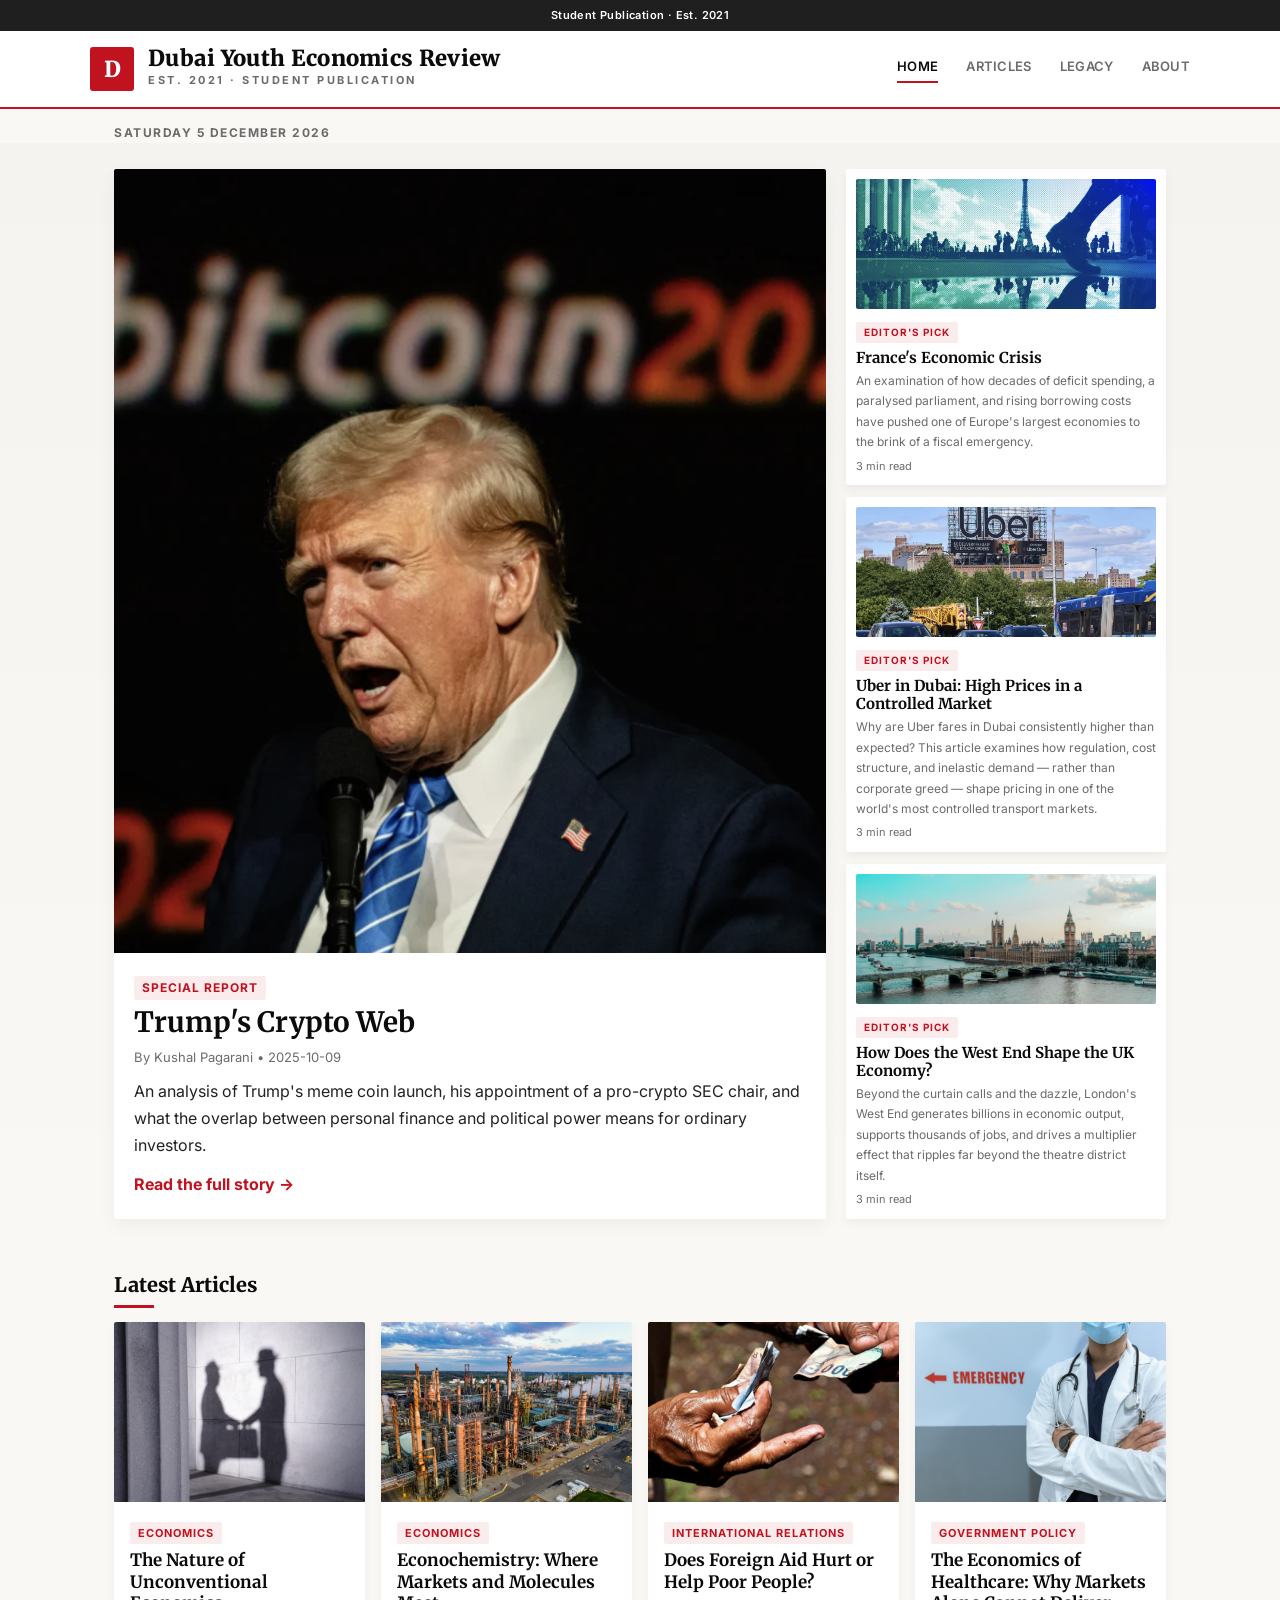
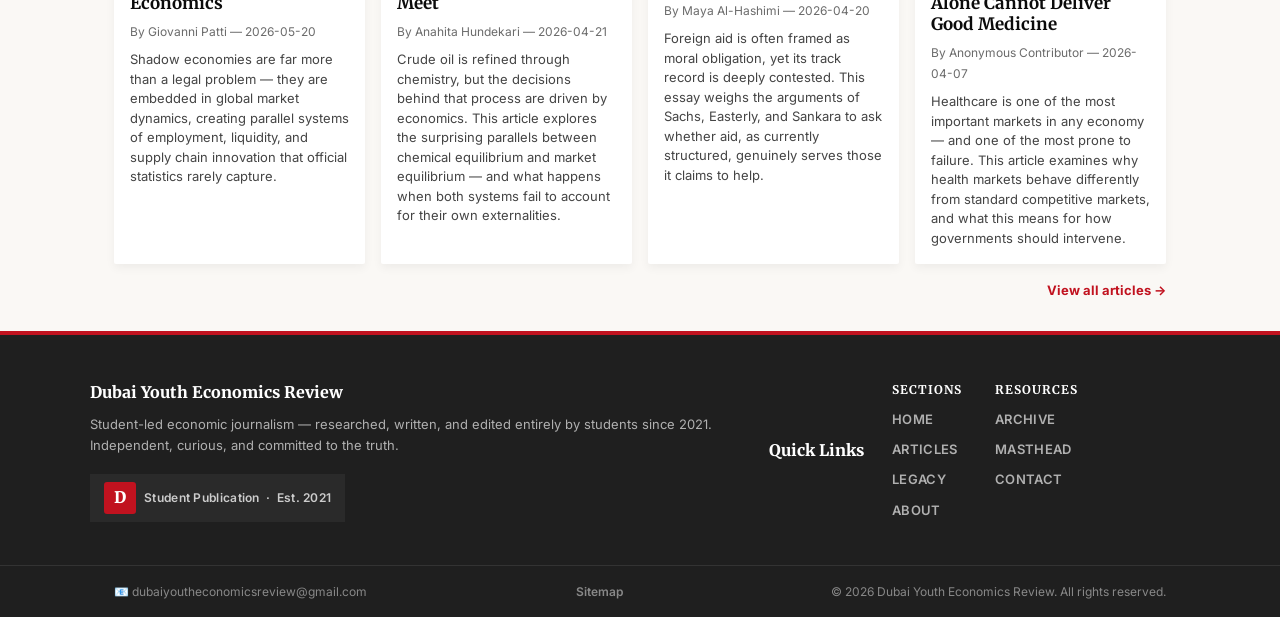
<file: index.html>
<!doctype html>
<html lang="en">
<head>
  <meta charset="utf-8" />
  <meta name="viewport" content="width=device-width,initial-scale=1" />
  <title>Home | Dubai Youth Economics Review</title>
  <meta name="description" content="Dubai Youth Economics Review — student-led economic journalism. Independent reporting, data, and opinion.">

  <!-- Canonical + social share metadata -->
  <link rel="canonical" href="https://dubaiyoutheconomicsreview.app/">
  <meta property="og:type" content="website">
  <meta property="og:site_name" content="Dubai Youth Economics Review">
  <meta property="og:title" content="Dubai Youth Economics Review">
  <meta property="og:description" content="Student-led economic journalism. Independent reporting, data, and opinion.">
  <meta property="og:url" content="https://dubaiyoutheconomicsreview.app/">
  <meta property="og:image" content="https://dubaiyoutheconomicsreview.app/article_images/uae_free_zones.jpg">
  <meta name="twitter:card" content="summary_large_image">
  <meta name="twitter:title" content="Dubai Youth Economics Review">
  <meta name="twitter:description" content="Student-led economic journalism. Independent reporting, data, and opinion.">
  <meta name="twitter:image" content="https://dubaiyoutheconomicsreview.app/article_images/uae_free_zones.jpg">

  <link rel="preconnect" href="https://fonts.googleapis.com">
  <link rel="preconnect" href="https://fonts.gstatic.com" crossorigin>
  <link href="https://fonts.googleapis.com/css2?family=Inter:wght@400;600;700&family=Merriweather:wght@700;900&display=swap" rel="stylesheet">
  <link rel="icon" type="image/svg+xml" href="favicon.svg">
  <link rel="stylesheet" href="style.css">
  <script src="script.js"></script>
  <style>
    /* ===== Page-specific: Home ===== */

    /* hero */
    .hero{padding:26px 0;background:linear-gradient(180deg, rgba(0,0,0,0.02), transparent)}
    .hero-grid{display:grid;grid-template-columns:1fr 320px;gap:20px;align-items:stretch}
    #featureContainer{display:contents}
    .feature{background:#fff;border-radius:2px;overflow:hidden;box-shadow:0 6px 18px rgba(0,0,0,0.05);display:flex;flex-direction:column;transition:transform 0.15s,box-shadow 0.15s}
    .feature:hover{transform:translateY(-2px);box-shadow:0 8px 20px rgba(0,0,0,0.08)}
    .feature-media{width:100%;flex:1;min-height:320px;background:#ddd;overflow:hidden;position:relative;}
    .feature-media img{position:absolute;top:0;left:0;width:100%;height:100%;object-fit:cover;object-position:center;}
    .feature-body{padding:20px;flex-shrink:0;}
    .kicker{color:var(--accent);font-weight:700;font-size:12px;letter-spacing:1px;margin-bottom:8px;text-transform:uppercase;background:rgba(193,18,31,0.08);padding:2px 8px;border-radius:2px;display:inline-block}
    .feature h1{margin:0 0 8px;font-size:28px;line-height:1.06}
    .byline{color:var(--muted);font-size:13px;margin-bottom:10px}
    .excerpt{margin-bottom:12px;color:#222}
    .read{color:var(--accent);font-weight:700;text-decoration:none}

    /* side highlights */
    .side{display:flex;flex-direction:column;gap:12px}
    .card-sm{background:#fff;padding:10px;border-radius:2px;box-shadow:0 4px 10px rgba(0,0,0,0.05);transition:transform 0.15s,box-shadow 0.15s}
    .card-sm:hover{transform:translateY(-2px);box-shadow:0 8px 20px rgba(0,0,0,0.08)}
    .card-sm-media{height:130px;background:#e8e0d8;border-radius:2px;margin-bottom:8px;display:flex;align-items:center;justify-content:center;overflow:hidden}
    .card-sm-media img{width:100%;height:100%;object-fit:cover;object-position:center}
    .card-sm h3{margin:0;font-size:15px}
    .card-sm h3 a{color:inherit;text-decoration:none}
    .card-sm h3 a:hover{color:var(--accent)}
    .card-sm p{margin:4px 0 0;color:var(--muted);font-size:12px}

    /* latest */
    .latest{padding:28px 0}
    .latest h2{font-weight:800;font-size:20px;margin:0 0 14px}
    .latest h2::after{content:'';display:block;width:40px;height:3px;background:var(--accent);margin-top:8px}
    .grid{display:grid;grid-template-columns:repeat(4,1fr);gap:16px}
    .article-card{background:#fff;border-radius:2px;overflow:hidden;box-shadow:0 4px 10px rgba(0,0,0,0.05);transition:transform 0.15s,box-shadow 0.15s}
    .article-card:hover{transform:translateY(-2px);box-shadow:0 8px 20px rgba(0,0,0,0.08)}
    .article-card:not(:has(.article-card-media)){border-top:3px solid var(--accent)}
    .article-card-media{height:180px;background:linear-gradient(135deg,#e8e0d8,#d4cdc5);display:flex;align-items:center;justify-content:center;overflow:hidden}
    .article-card-media img{width:100%;height:100%;object-fit:cover;object-position:center}
    .article-card-media svg{width:100%;height:100%}
    .article-card-body{padding:16px}
    .article-card-body .kicker{color:var(--accent);font-weight:700;font-size:11px;letter-spacing:1px;margin-bottom:6px;text-transform:uppercase;background:rgba(193,18,31,0.08);padding:2px 8px;border-radius:2px;display:inline-block}
    .article-card-body h3{margin:0 0 8px;font-size:17px;line-height:1.25}
    .article-card-body h3 a{color:var(--text);text-decoration:none}
    .article-card-body h3 a:hover{color:var(--accent)}
    .article-card-body .byline{color:var(--muted);font-size:12px;margin-bottom:8px}
    .article-card-body .excerpt{color:#444;font-size:13px;line-height:1.5;margin:0}

    /* responsive */
    @media (max-width:960px){
      .hero-grid{grid-template-columns:1fr}
      .grid{grid-template-columns:repeat(2,1fr)}
      .feature h1{font-size:24px}
      .side{flex-direction:row;gap:10px;overflow-x:auto}
      .card-sm{min-width:200px;flex:1}
    }
    @media (min-width:961px) and (max-width:1100px){
      .grid{grid-template-columns:repeat(2,1fr)}
    }
    @media (max-width:600px){
      .side{flex-direction:column}
      .card-sm{min-width:auto}
      .grid{grid-template-columns:1fr}
    }
  </style>
</head>
<body>

  <header id="siteHeader"></header>
  <script>DYER.header('home');</script>

  <main>
    <div class="container" style="padding-top:14px; padding-bottom:0">
      <p style="font-size:12px; color:var(--muted); text-transform:uppercase; letter-spacing:1.5px; font-weight:700; margin:0;">
        <span id="dateline"></span>
      </p>
    </div>
    <!-- ===== HERO ===== -->
    <section class="hero">
      <div class="container hero-grid">
        <div id="featureContainer"></div>
        <div class="side" id="editorsPicksContainer"></div>
      </div>
    </section>

    <!-- ===== LATEST ARTICLES ===== -->
    <section class="latest">
      <div class="container">
        <h2>Latest Articles</h2>
        <div class="grid" id="latestGrid">
          <!-- Filled dynamically from JSON -->
        </div>
        <div style="text-align:right; margin-top:12px;">
          <a href="/articles" style="color:var(--accent); font-weight:700; font-size:13px; text-decoration:none;">View all articles &rarr;</a>
        </div>
      </div>
    </section>
  </main>

  <footer id="siteFooter" class="site-footer" role="contentinfo"></footer>
  <script>DYER.footer();</script>

  <script>
    // Dateline
    document.getElementById('dateline').textContent = new Date().toLocaleDateString('en-GB', {weekday:'long', day:'numeric', month:'long', year:'numeric'});

    // Latest Articles from JSON (rendered only from the live fetch — no cache)
    (function(){
      var JSON_URL = '/articles.json';
      var grid = document.getElementById('latestGrid');
      var featureContainer = document.getElementById('featureContainer');
      var editorsPicksContainer = document.getElementById('editorsPicksContainer');

      function parseDate(s){
        if(!s) return new Date(0);
        var d=new Date(s);
        if(!isNaN(d)) return d;
        return new Date(0);
      }

      function esc(s){
        var d = document.createElement('div');
        d.textContent = s || '';
        return d.innerHTML;
      }

      function isTrueFlag(v){
        return String(v || '').trim().toLowerCase() === 'true';
      }

      function hrefFor(a){ return DYER.articleHref(a, a._idx, false); }

      function renderFeature(articles){
        if(!featureContainer) return;
        var special = articles.filter(function(a){ return isTrueFlag(a.special_report); });
        if(special.length === 0){
          featureContainer.innerHTML = '<article class="feature" aria-label="Featured article"><div class="feature-body"><p style="color:#C1121F;font-weight:700;">⚠ No Special Report set. Add special_report = true to exactly one entry in articles.json.</p></div></article>';
          return;
        }
        if(special.length > 1){
          featureContainer.innerHTML = '<article class="feature" aria-label="Featured article"><div class="feature-body"><p style="color:#C1121F;font-weight:700;">⚠ Multiple Special Reports found. Only one entry should have special_report = true.</p></div></article>';
          return;
        }
        var a = special[0];
        var hasImg = !!(a.image && a.image.trim());
        var mediaHTML = hasImg ? '<div class="feature-media"><img src="' + esc(a.image.trim()) + '" alt="' + esc(a.title || '') + '"></div>' : '<div class="feature-media"></div>';
        var byline = 'By ' + esc(a.author || '') + ' • ' + esc(a.date || '');
        featureContainer.innerHTML =
          '<article class="feature" aria-label="Featured article">' +
            mediaHTML +
            '<div class="feature-body">' +
              '<div class="kicker">Special Report</div>' +
              '<h1>' + esc(a.title || '') + '</h1>' +
              '<p class="byline">' + byline + '</p>' +
              '<p class="excerpt">' + esc(a.excerpt || '') + '</p>' +
              '<a href="' + hrefFor(a) + '" class="read">Read the full story →</a>' +
            '</div>' +
          '</article>';
      }

      function renderEditorsPicks(articles){
        if(!editorsPicksContainer) return;
        var picks = articles.filter(function(a){ return isTrueFlag(a.editors_pick); });
        if(picks.length === 0){
          editorsPicksContainer.innerHTML = '<p style="color:#C1121F;font-weight:700;">⚠ No Editor\'s Picks set. Add editors_pick = true to up to three entries in articles.json.</p>';
          return;
        }
        if(picks.length > 3){
          editorsPicksContainer.innerHTML = '<p style="color:#C1121F;font-weight:700;">⚠ Too many Editor\'s Picks. Only 3 entries should have editors_pick = true — currently found ' + picks.length + '.</p>';
          return;
        }
        editorsPicksContainer.innerHTML = picks.map(function(a){
          var hasImg = a.image && a.image.trim();
          var mediaHTML = hasImg
            ? '<div class="card-sm-media"><img src="' + esc(a.image.trim()) + '" alt="' + esc(a.title || '') + '"></div>'
            : '<div class="card-sm-media"></div>';
          return '<div class="card-sm">' +
            mediaHTML +
            '<div class="kicker" style="font-size:10px; margin-bottom:6px;">Editor\'s Pick</div>' +
            '<h3><a href="' + hrefFor(a) + '">' + esc(a.title || '') + '</a></h3>' +
            '<p>' + esc(a.excerpt || '') + '</p>' +
            '<p style="color:var(--muted);font-size:11px;margin:4px 0 0;">' + esc(a.read_time || '3 min read') + '</p>' +
          '</div>';
        }).join('');
      }

      function buildCard(a){
        var hasImg = a.image && a.image.trim();
        var mediaHTML = hasImg
          ? '<div class="article-card-media"><img src="'+esc(a.image.trim())+'" alt="'+esc(a.title || '')+'" loading="lazy"></div>'
          : '';
        var kicker = (a.tagline || a.category || '').trim();
        return '<div class="article-card">'+mediaHTML+'<div class="article-card-body">'+
          '<div class="kicker">'+esc(kicker)+'</div>'+
          '<h3><a href="'+hrefFor(a)+'">'+esc(a.title || '')+'</a></h3>'+
          '<p class="byline">By '+esc(a.author || '')+' — '+esc(a.date || '')+'</p>'+
          '<p class="excerpt">'+esc(a.excerpt || '')+'</p>'+
          '</div></div>';
      }

      function renderFromJSON(data){
        var list = Array.isArray(data) ? data : [];
        var articles = list.map(function(item, idx){
          var obj = Object.assign({}, item);
          obj._idx = idx;
          obj._date = parseDate(obj.date);
          return obj;
        }).filter(function(a){ return a.title; });
        renderFeature(articles);
        renderEditorsPicks(articles);
        articles.sort(function(a,b){return b._date-a._date;});
        var html='';
        var count=Math.min(articles.length,4);
        for(var k=0;k<count;k++) html+=buildCard(articles[k]);
        grid.innerHTML=html;
      }

      fetch(JSON_URL)
        .then(function(r){
          if(!r.ok) throw new Error('HTTP ' + r.status);
          return r.json();
        })
        .then(function(data){
          renderFromJSON(data);
        })
        .catch(function(){
          grid.innerHTML = '<p style="color:var(--muted); font-size:14px;">Articles coming soon.</p>';
          renderFeature([]);
          renderEditorsPicks([]);
        });
    })();
  </script>
</body>
</html>
</file>
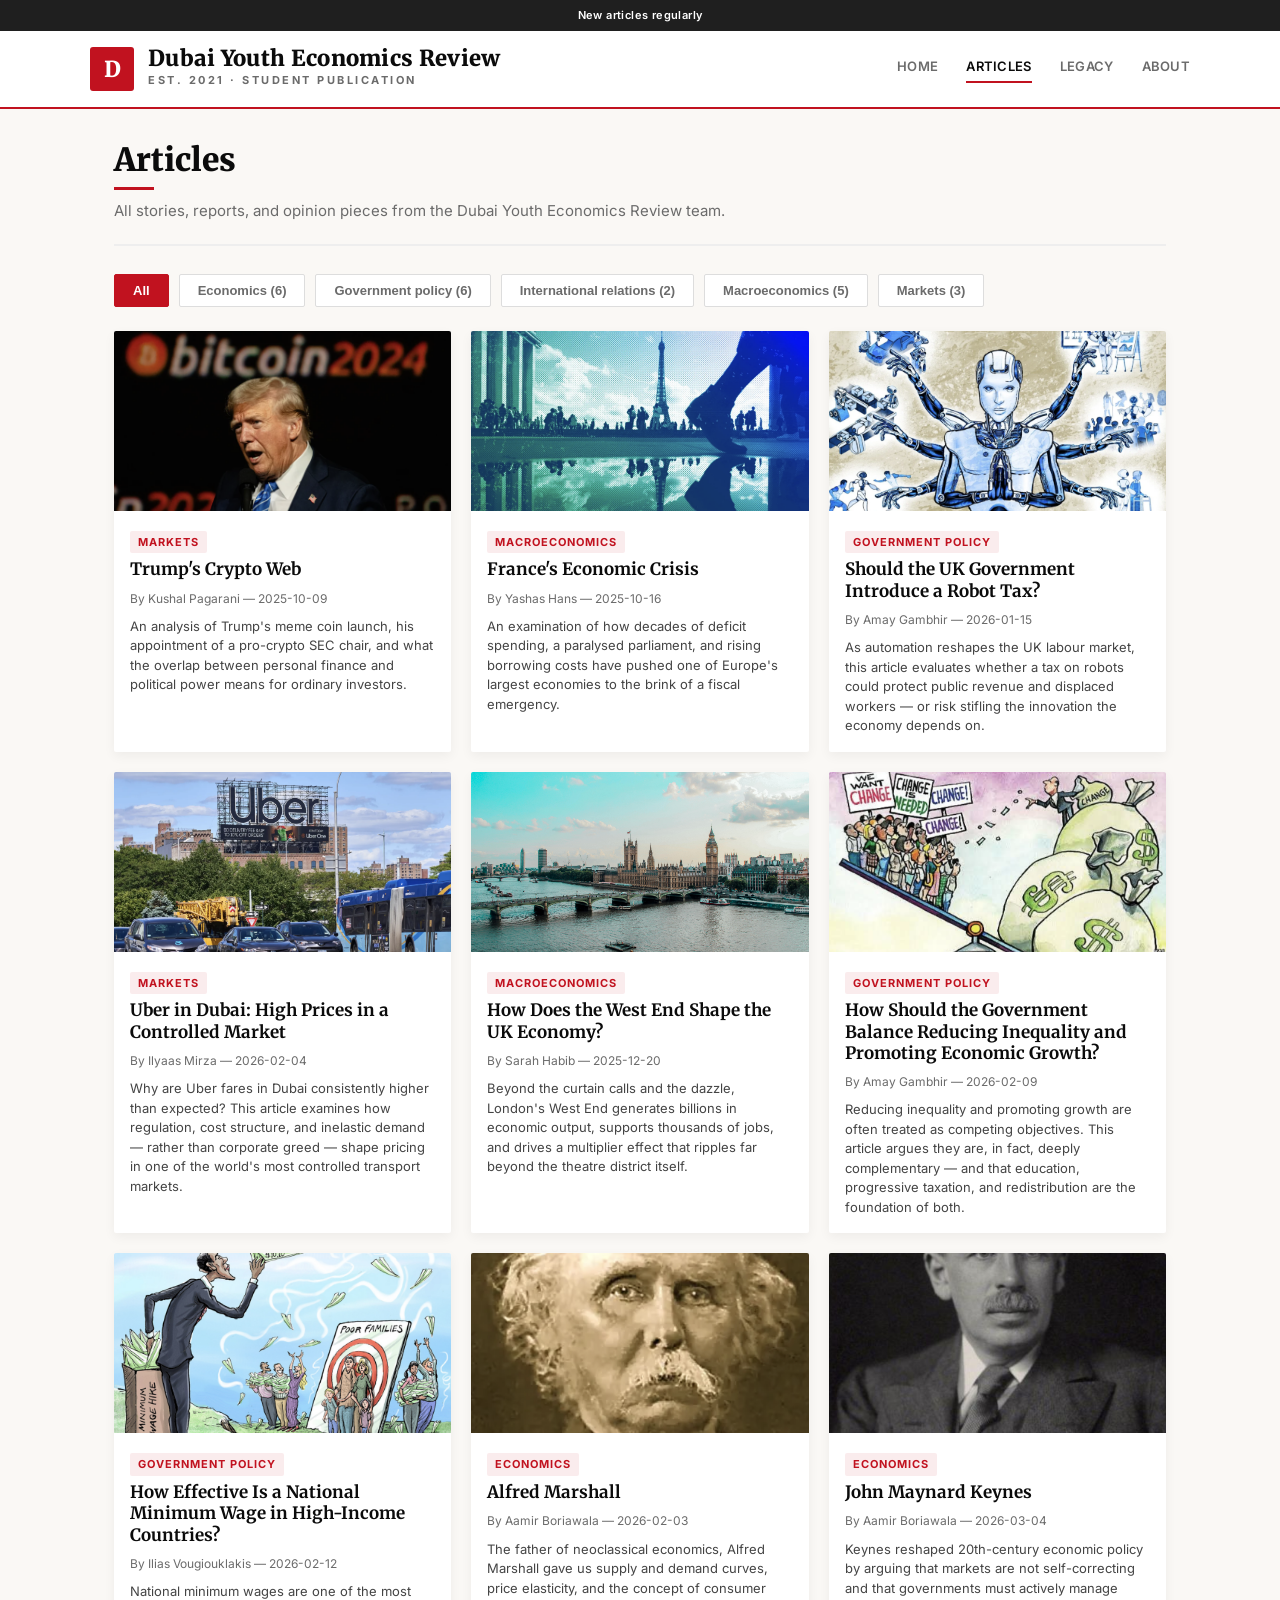
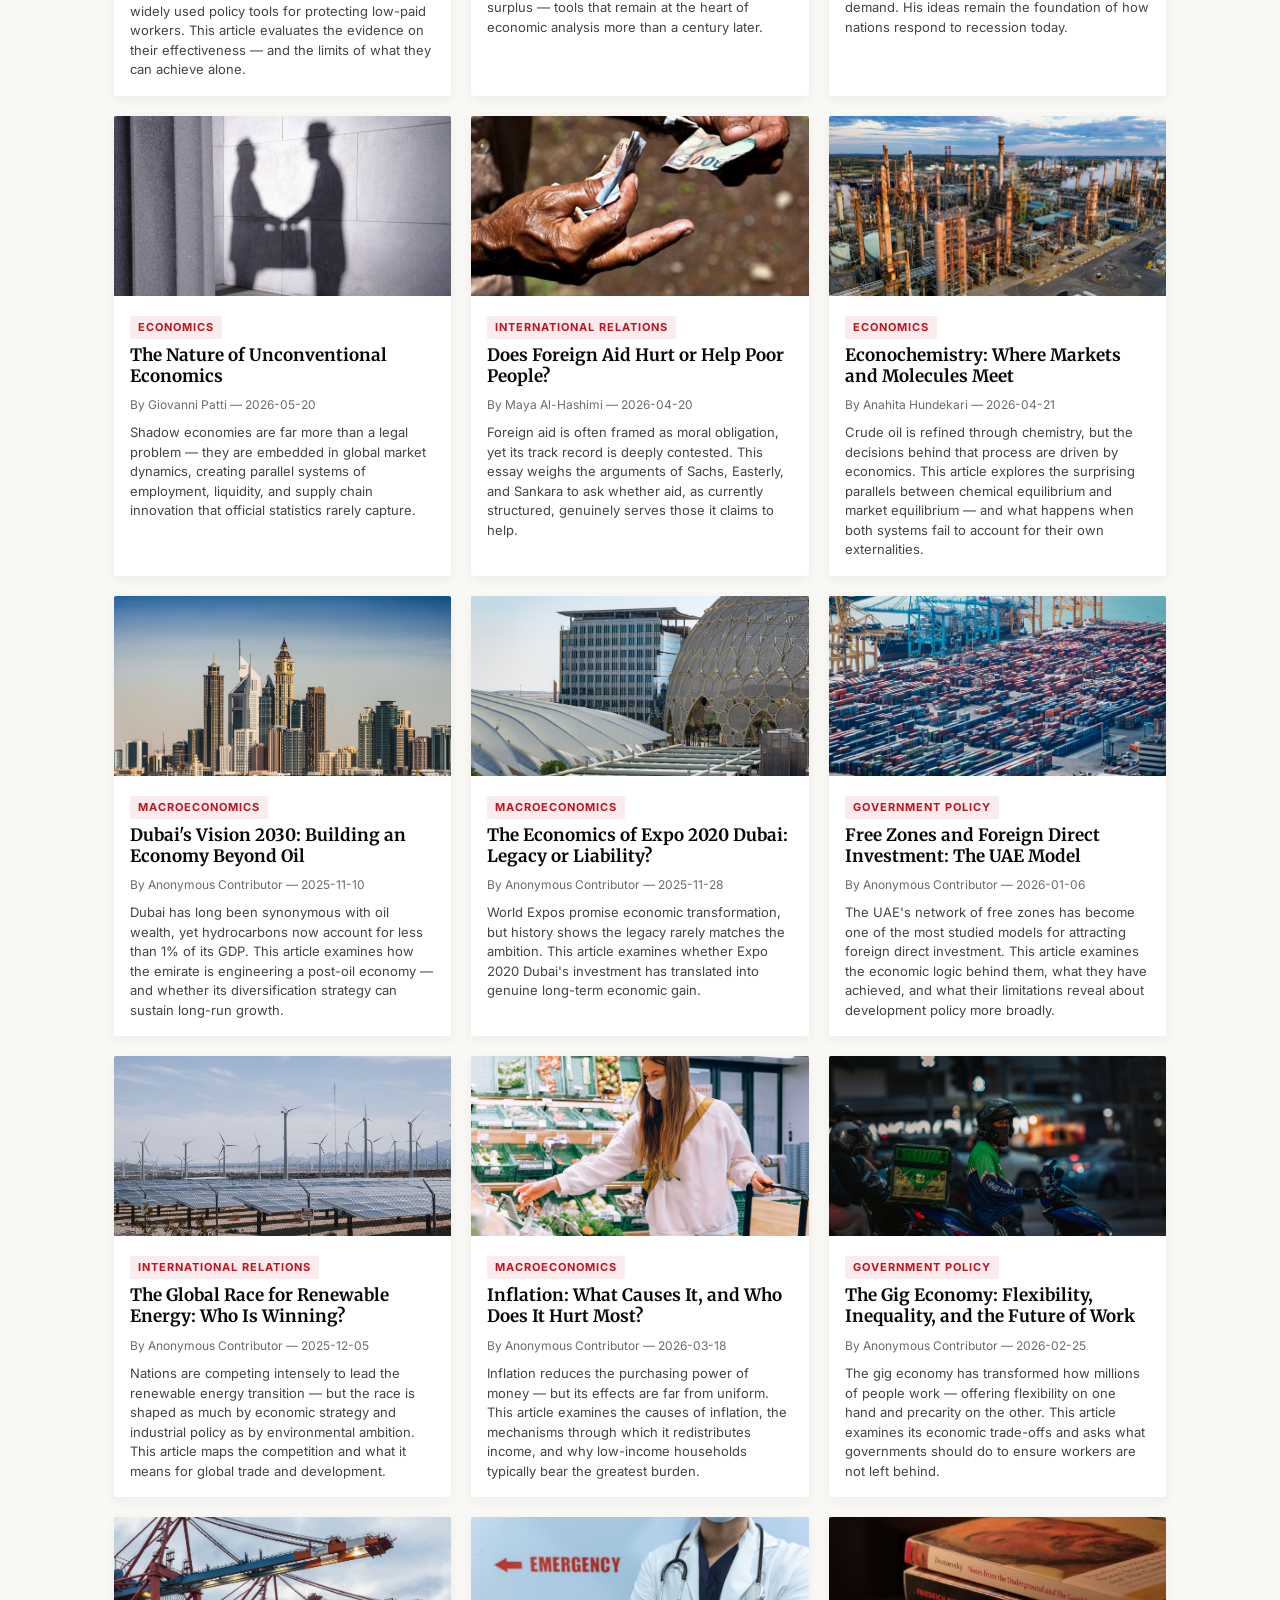
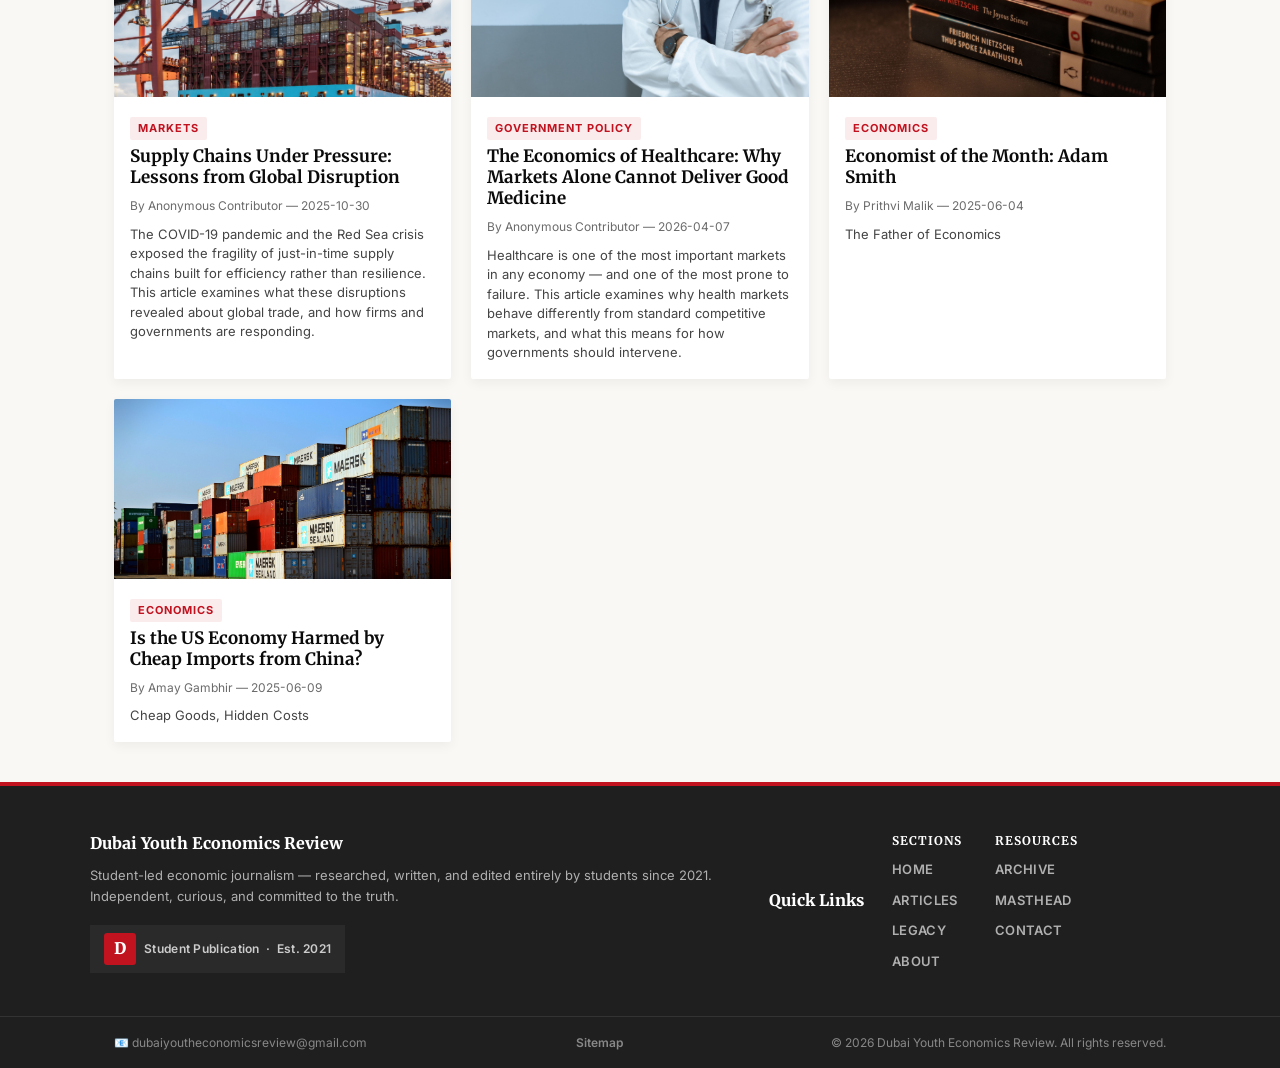
<file: articles.html>
<!doctype html>
<html lang="en">
<head>
  <meta charset="utf-8" />
  <meta name="viewport" content="width=device-width,initial-scale=1" />
  <title>Articles | Dubai Youth Economics Review</title>
  <meta name="description" content="Dubai Youth Economics Review — student-led economic journalism. Independent reporting, data, and opinion.">

  <!-- Canonical + social share metadata -->
  <link rel="canonical" href="https://dubaiyoutheconomicsreview.app/articles">
  <meta property="og:type" content="website">
  <meta property="og:site_name" content="Dubai Youth Economics Review">
  <meta property="og:title" content="Articles | Dubai Youth Economics Review">
  <meta property="og:description" content="All stories, reports, and opinion pieces from the Dubai Youth Economics Review team.">
  <meta property="og:url" content="https://dubaiyoutheconomicsreview.app/articles">
  <meta property="og:image" content="https://dubaiyoutheconomicsreview.app/article_images/uae_free_zones.jpg">
  <meta name="twitter:card" content="summary_large_image">
  <meta name="twitter:title" content="Articles | Dubai Youth Economics Review">
  <meta name="twitter:description" content="All stories, reports, and opinion pieces from the Dubai Youth Economics Review team.">
  <meta name="twitter:image" content="https://dubaiyoutheconomicsreview.app/article_images/uae_free_zones.jpg">

  <link rel="preconnect" href="https://fonts.googleapis.com">
  <link rel="preconnect" href="https://fonts.gstatic.com" crossorigin>
  <link href="https://fonts.googleapis.com/css2?family=Inter:wght@400;600;700&family=Merriweather:wght@700;900&display=swap" rel="stylesheet">
  <link rel="icon" type="image/svg+xml" href="favicon.svg">
  <link rel="stylesheet" href="style.css">
  <script src="script.js"></script>
  <style>
    /* ===== Page-specific: Articles ===== */
    .page-header{padding:32px 0 20px;border-bottom:2px solid #eee;margin-bottom:28px}
    .page-header h1{margin:0;font-size:32px;font-weight:900}
    .page-header h1::after{content:'';display:block;width:40px;height:3px;background:var(--accent);margin-top:8px}
    .page-header p{margin:8px 0 0;color:var(--muted);font-size:15px}

    /* filter tabs */
    .filter-tabs{display:flex;gap:10px;margin-bottom:24px;flex-wrap:wrap}
    .filter-tabs button{
      background:#fff;border:1px solid #ddd;border-radius:2px;padding:8px 18px;
      font-weight:600;font-size:13px;color:var(--muted);cursor:pointer;transition:all 0.2s;
    }
    .filter-tabs button:hover,.filter-tabs button.active{
      background:var(--accent);color:#fff;border-color:var(--accent);
    }

    /* article cards grid */
    .articles-grid{display:grid;grid-template-columns:repeat(3, 1fr);gap:20px;margin-bottom:40px;}
    .article-card{
      background:#fff;border-radius:2px;overflow:hidden;
      box-shadow:0 4px 12px rgba(0,0,0,0.05);transition:transform 0.15s, box-shadow 0.15s;
    }
    .article-card:hover{transform:translateY(-2px);box-shadow:0 8px 24px rgba(0,0,0,0.08)}
    .article-card:not(:has(.article-card-media)){border-top:3px solid var(--accent)}
    .article-card-media{
      height:180px;background:linear-gradient(135deg,#e8e0d8,#d4cdc5);display:flex;align-items:center;justify-content:center;
      overflow:hidden;
    }
    .article-card-media svg{width:100%;height:100%}
    .article-card-body{padding:16px}
    .article-card-body .kicker{
      color:var(--accent);font-weight:700;font-size:11px;
      letter-spacing:1px;margin-bottom:6px;text-transform:uppercase;
      background:rgba(193,18,31,0.08);padding:2px 8px;border-radius:2px;display:inline-block;
    }
    .article-card-body h3{margin:0 0 8px;font-size:17px;line-height:1.25}
    .article-card-body h3 a{color:var(--text);text-decoration:none}
    .article-card-body h3 a:hover{color:var(--accent)}
    .article-card-body .byline{color:var(--muted);font-size:12px;margin-bottom:8px}
    .article-card-body .excerpt{color:#444;font-size:13px;line-height:1.5;margin:0}

    @media (max-width:960px){
      .articles-grid{grid-template-columns:repeat(2,1fr)}
      .filter-tabs{gap:6px}
      .filter-tabs button{padding:6px 14px;font-size:12px}
    }
    @media (min-width:961px) and (max-width:1100px){
      .articles-grid{grid-template-columns:repeat(2, 1fr)}
    }
    @media (max-width:600px){
      .articles-grid{grid-template-columns:1fr}
      .page-header h1{font-size:26px}
    }
  </style>
</head>
<body>

  <header id="siteHeader"></header>
  <script>DYER.header('articles');</script>

  <main>
    <div class="container">
      <div class="page-header">
        <h1>Articles</h1>
        <p>All stories, reports, and opinion pieces from the Dubai Youth Economics Review team.</p>
      </div>

      <!-- Filter tabs (built dynamically from sheet categories) -->
      <div class="filter-tabs" id="filterTabs"></div>

      <!-- Loading spinner -->
      <div id="articlesSpinner" style="text-align:center;padding:60px 0;">
        <div style="display:inline-block;width:40px;height:40px;border:4px solid #eee;border-top-color:var(--accent);border-radius:50%;animation:spin 0.8s linear infinite;"></div>
        <p style="color:var(--muted);font-size:14px;margin-top:12px;">Loading articles…</p>
      </div>

      <!-- Error message (hidden by default) -->
      <div id="articlesError" style="display:none;text-align:center;padding:60px 0;">
        <p style="font-size:18px;font-weight:700;margin:0 0 8px;">Unable to load articles</p>
        <p style="color:var(--muted);font-size:14px;margin:0;">Please check your connection and try refreshing the page.</p>
      </div>

      <!-- Articles Grid (populated dynamically) -->
      <div class="articles-grid" id="articlesGrid"></div>
    </div>
  </main>

  <footer id="siteFooter" class="site-footer" role="contentinfo"></footer>
  <script>DYER.footer();</script>

  <script>
  (function() {
    var JSON_URL = '/articles.json';
    var grid = document.getElementById('articlesGrid');
    var spinner = document.getElementById('articlesSpinner');
    var errorEl = document.getElementById('articlesError');
    var filterContainer = document.getElementById('filterTabs');
    var allArticles = [];
    var activeFilter = 'ALL';

    function esc(s) {
      var d = document.createElement('div');
      d.textContent = s || '';
      return d.innerHTML;
    }

    /* ── Build filter tabs dynamically from categories ── */
    function buildTabs() {
      var cats = {};
      allArticles.forEach(function(a) {
        var c = (a.category || '').toUpperCase().trim();
        if (c) cats[c] = (cats[c] || 0) + 1;
      });
      filterContainer.innerHTML = '';
      addTab('All', 'ALL', true);
      Object.keys(cats).sort().forEach(function(cat) {
        addTab(cat.charAt(0) + cat.slice(1).toLowerCase() + ' (' + cats[cat] + ')', cat, false);
      });
    }

    function addTab(label, category, isActive) {
      var btn = document.createElement('button');
      btn.textContent = label;
      btn.setAttribute('data-category', category);
      if (isActive) btn.classList.add('active');
      btn.addEventListener('click', function() {
        filterContainer.querySelectorAll('button').forEach(function(b) { b.classList.remove('active'); });
        btn.classList.add('active');
        activeFilter = category;
        filterArticles(category);
      });
      filterContainer.appendChild(btn);
    }

    /* ── Render article cards ── */
    function renderCards(articles) {
      grid.innerHTML = '';
      if (!articles.length) {
        grid.innerHTML = '<p style="grid-column:1/-1;text-align:center;color:var(--muted);padding:40px 0;font-size:15px;">No articles found in this category.</p>';
        return;
      }
      articles.forEach(function(a) {
        var card = document.createElement('div');
        card.className = 'article-card';
        card.setAttribute('data-category', (a.category || '').toUpperCase().trim());
        var hasImg = a.image && a.image.trim();
        var mediaHTML = hasImg
          ? '<div class="article-card-media"><img src="' + esc(a.image.trim()) + '" alt="' + esc(a.title) + '" loading="lazy" style="width:100%;height:100%;object-fit:cover;"></div>'
          : '';
        card.innerHTML =
          mediaHTML +
          '<div class="article-card-body">' +
            '<div class="kicker">' + esc((a.tagline || a.category || '').trim()) + '</div>' +
            '<h3><a href="' + DYER.articleHref(a, a.index, false) + '">' + esc(a.title) + '</a></h3>' +
            '<p class="byline">By ' + esc(a.author) + ' — ' + esc(a.date) + '</p>' +
            '<p class="excerpt">' + esc(a.excerpt) + '</p>' +
          '</div>';
        grid.appendChild(card);
      });
    }

    function filterArticles(cat) {
      renderCards(cat === 'ALL' ? allArticles : allArticles.filter(function(a) {
        return (a.category || '').toUpperCase().trim() === cat;
      }));
    }

    /* ── Fetch and parse ── */
    fetch(JSON_URL)
      .then(function(r) {
        if (!r.ok) throw new Error('HTTP ' + r.status);
        return r.json();
      })
      .then(function(data) {
        var list = Array.isArray(data) ? data : [];
        allArticles = list.map(function(item, idx) {
          var obj = Object.assign({}, item);
          obj.index = idx;
          return obj;
        }).filter(function(a){ return a.title && String(a.title).trim(); });
        console.log('[DYER] Articles loaded:', allArticles.length);
        spinner.style.display = 'none';
        buildTabs();
        renderCards(allArticles);
      })
      .catch(function(e) {
        console.error('[DYER] Failed to load articles:', e);
        spinner.style.display = 'none';
        if (window.location.protocol === 'file:') {
          errorEl.innerHTML =
            '<p style="font-size:18px;font-weight:700;margin:0 0 8px;">⚠ Cannot load articles from a local file</p>' +
            '<p style="color:var(--muted);font-size:14px;margin:0 0 8px;">Your browser blocks network requests when opening HTML files directly.</p>' +
            '<p style="color:var(--muted);font-size:14px;margin:0;"><strong>Fix:</strong> Install the <em>Live Server</em> extension in VS Code, then right-click the file &rarr; "Open with Live Server".</p>';
        } else {
          errorEl.innerHTML =
            '<p style="font-size:18px;font-weight:700;margin:0 0 8px;">Unable to load articles</p>' +
            '<p style="color:var(--muted);font-size:14px;margin:0;">Please check your connection and try refreshing. (' + esc(e.message) + ')</p>';
        }
        errorEl.style.display = 'block';
      });
  })();
  </script>
</body>
</html>
</file>
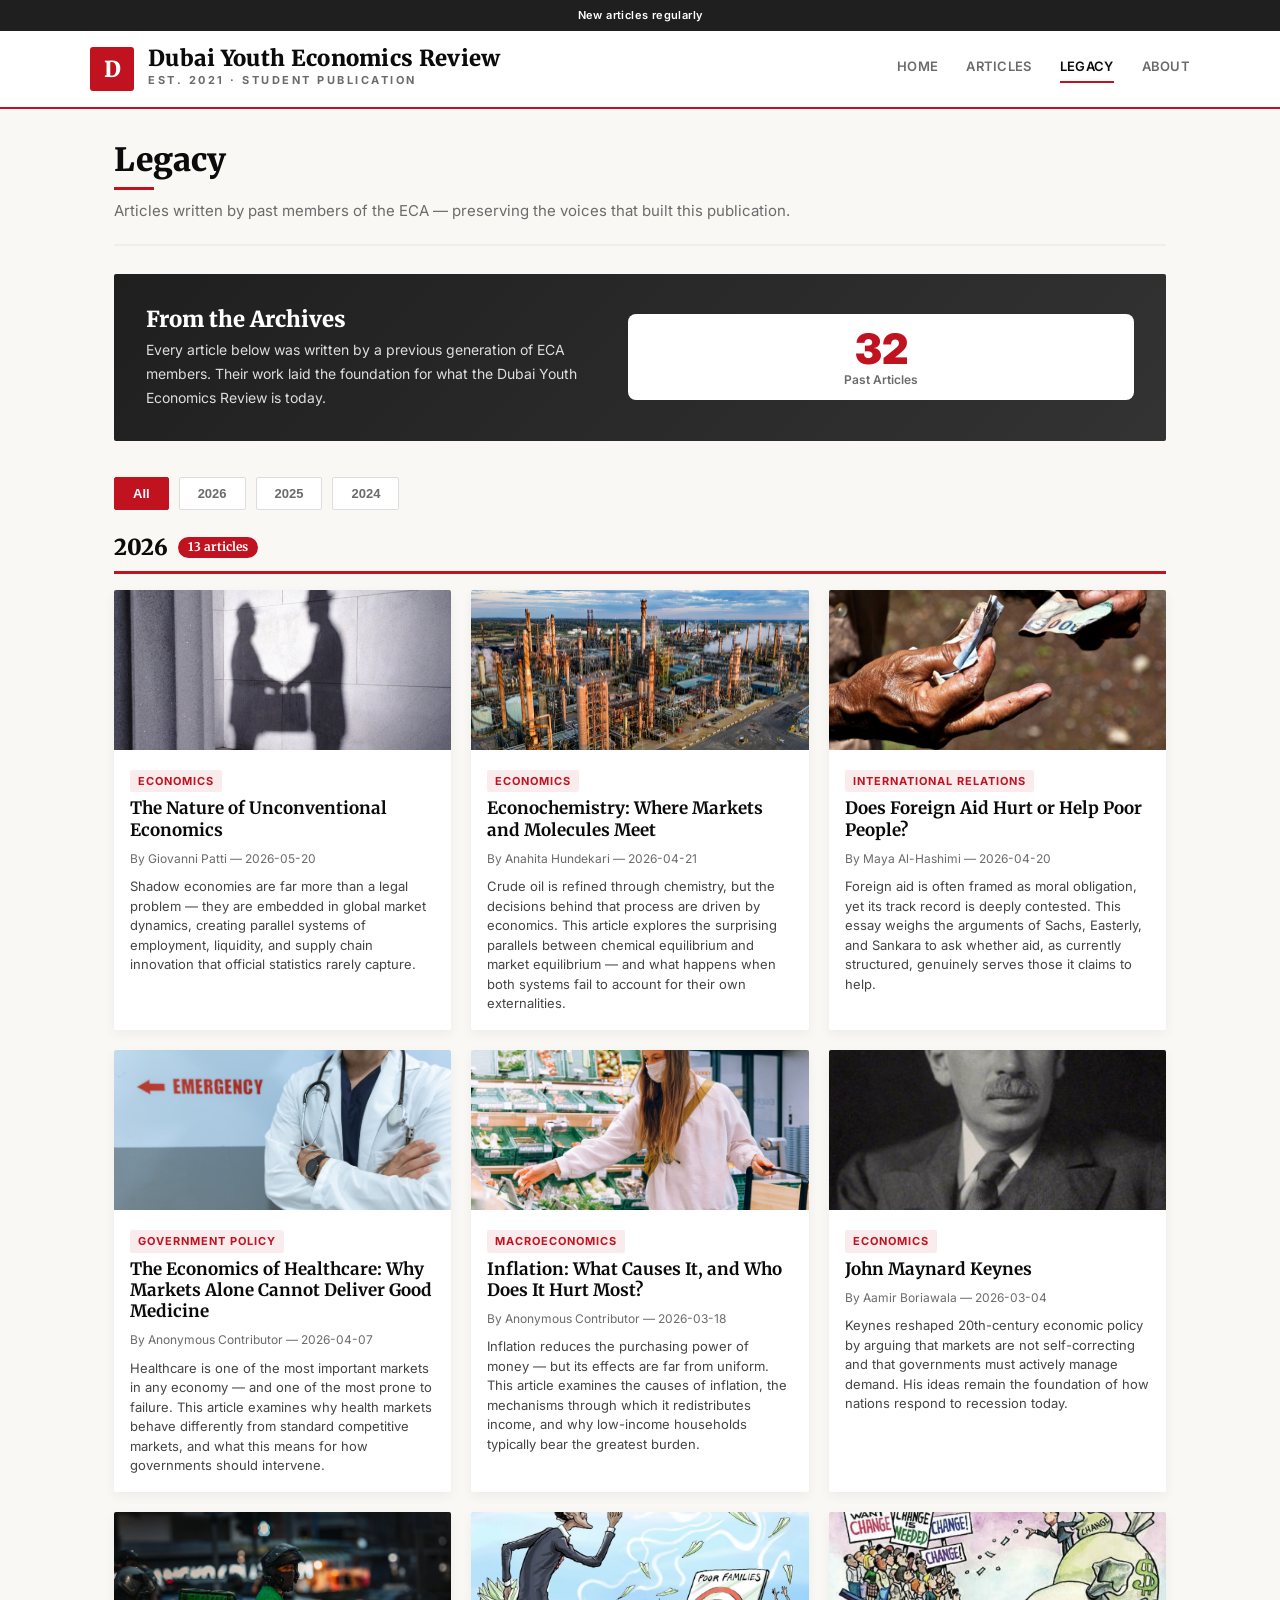
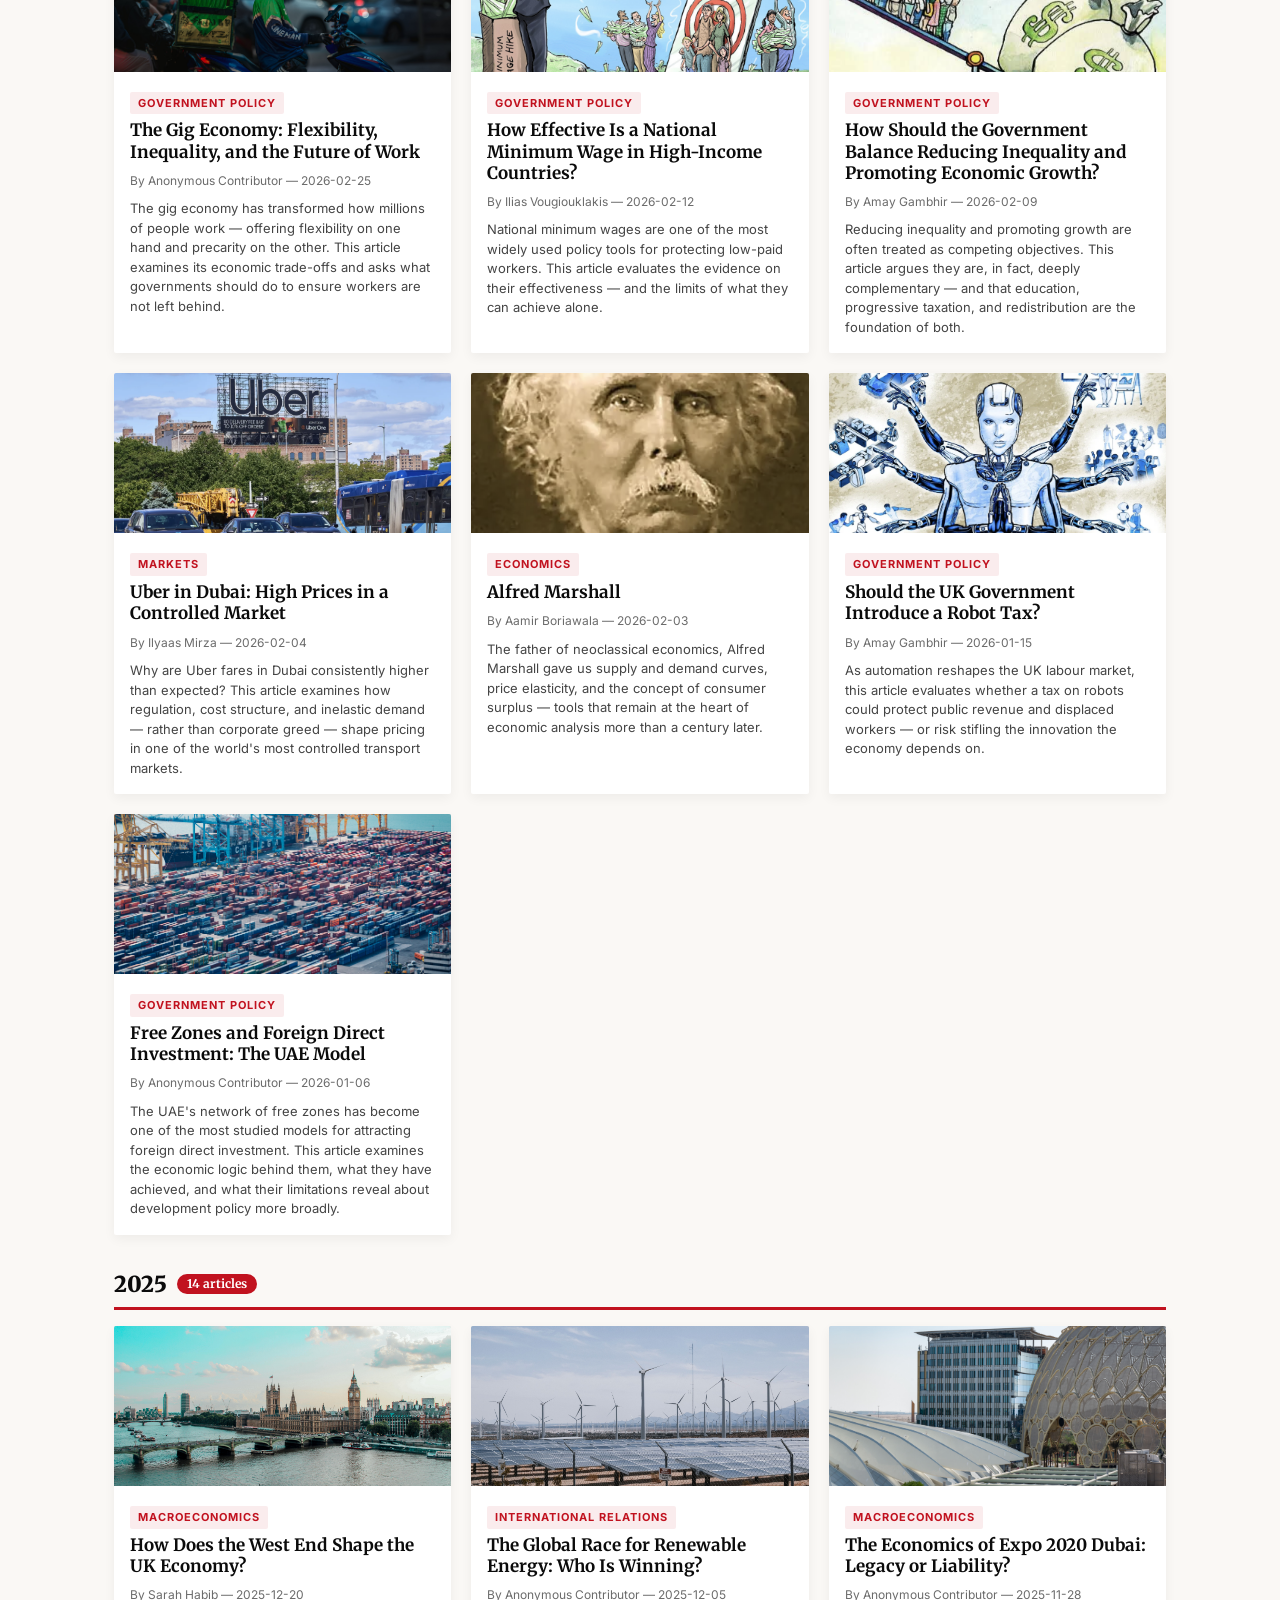
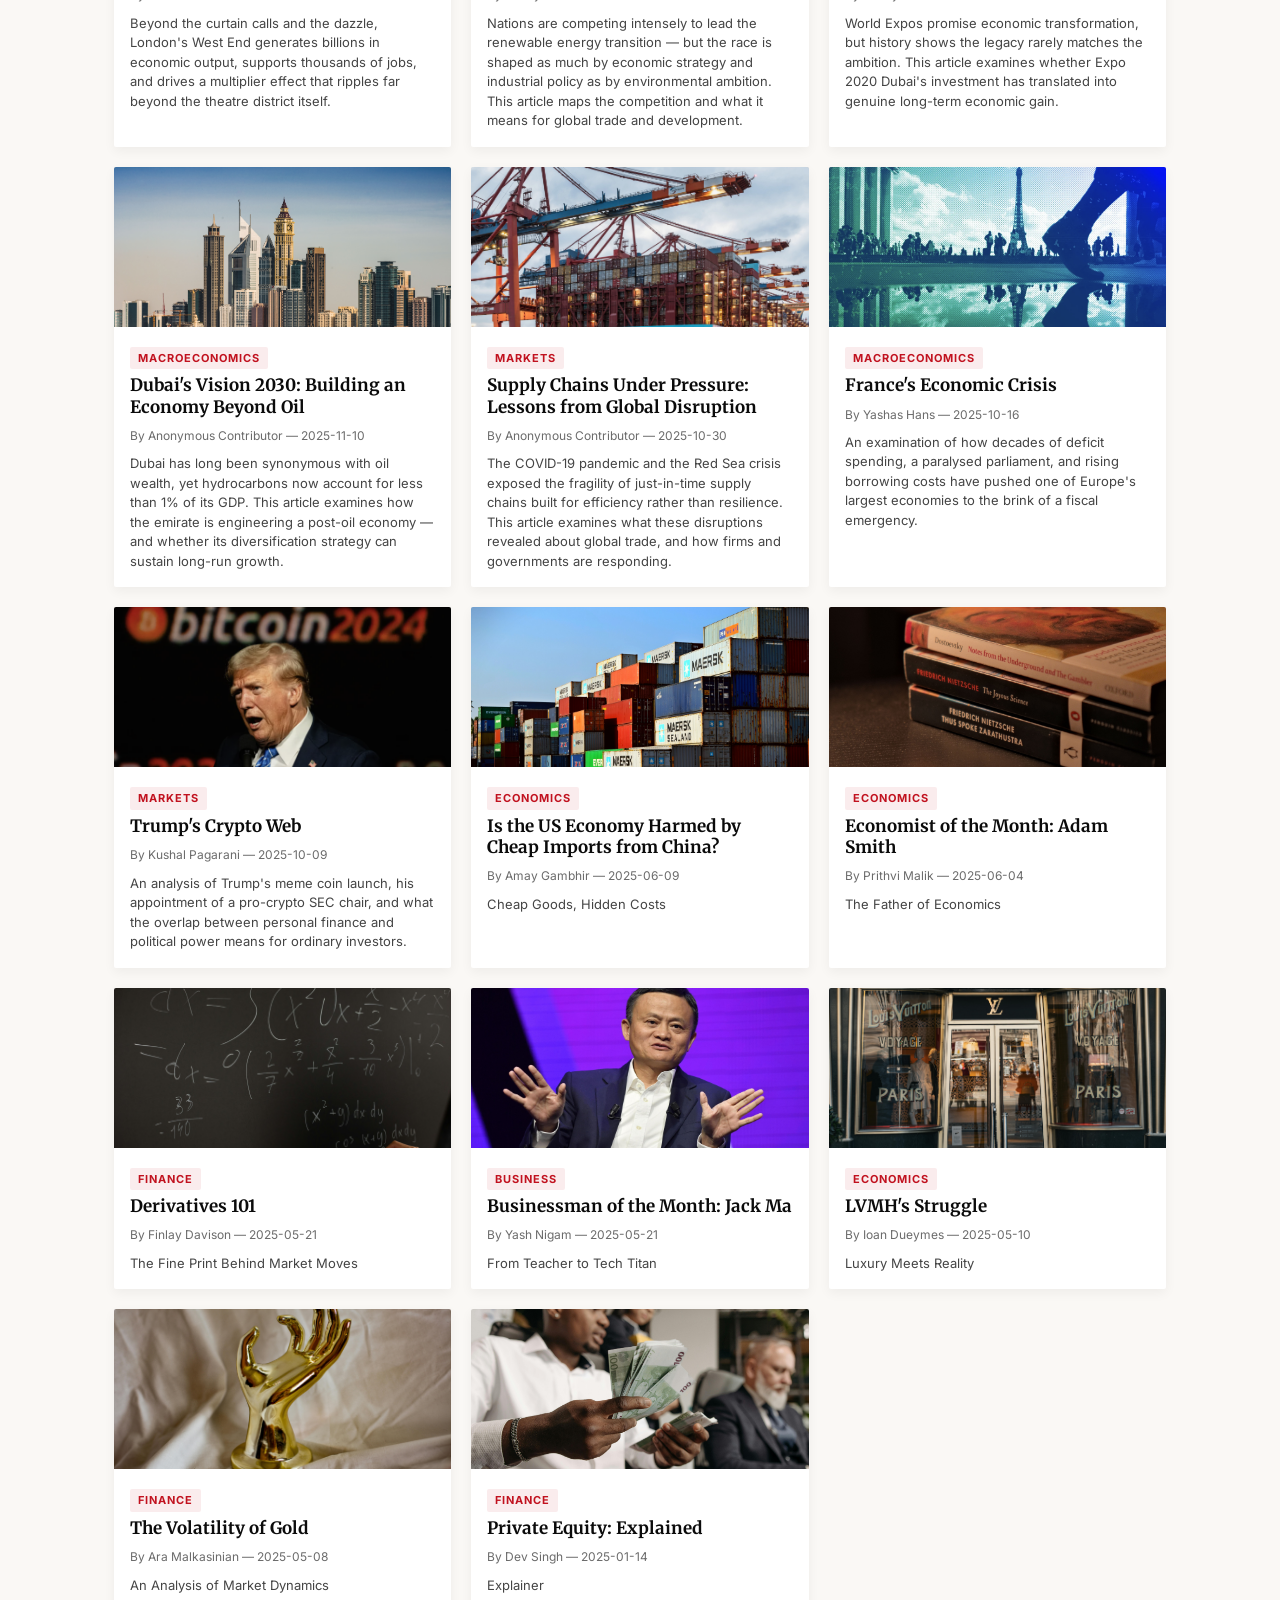
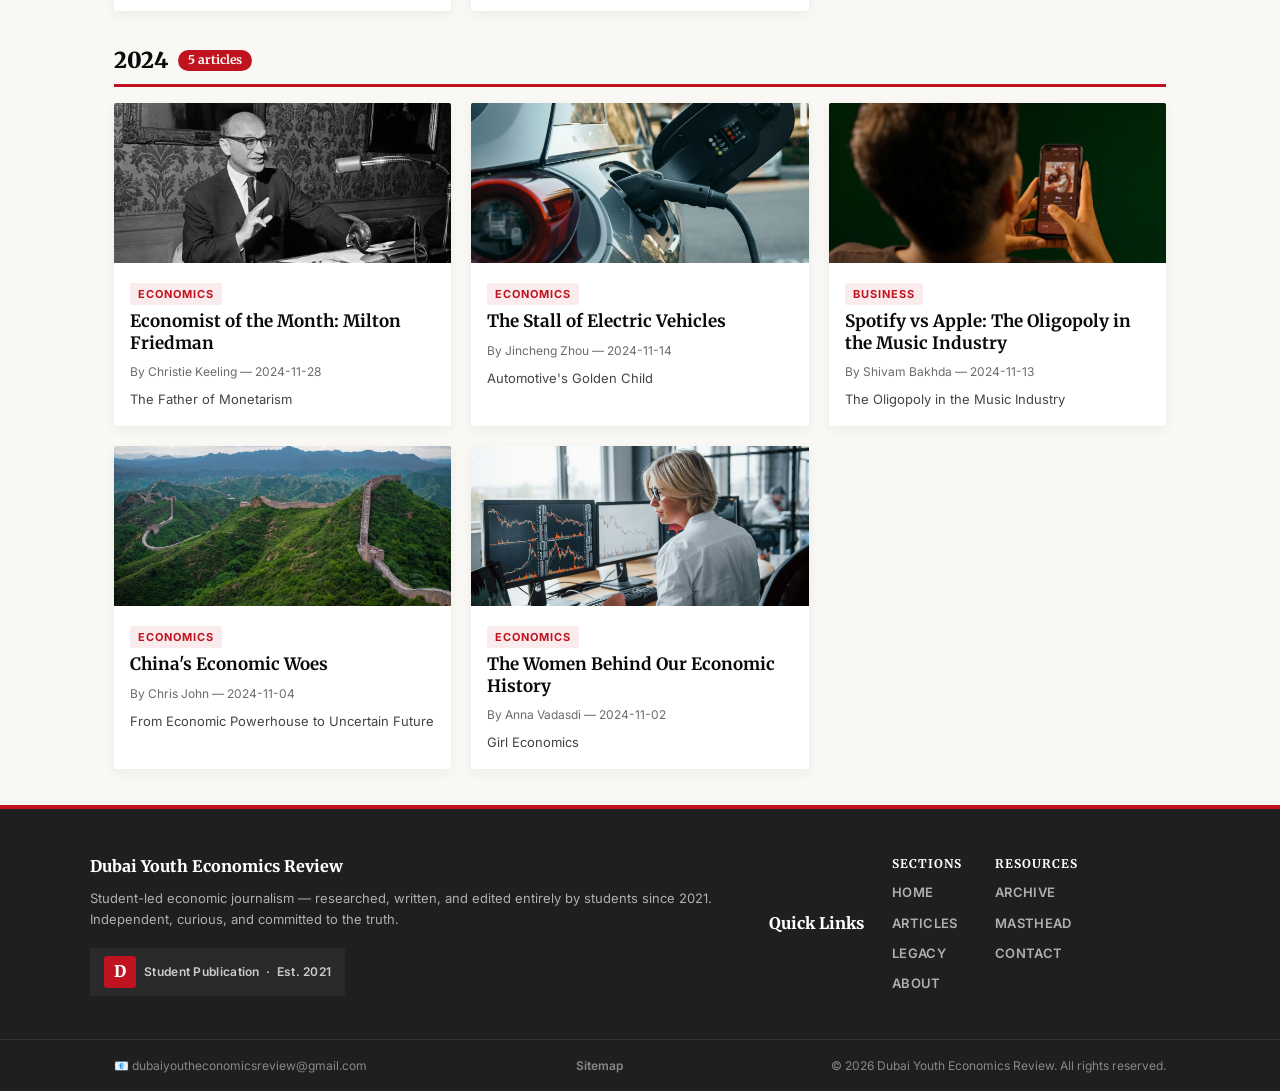
<file: legacy.html>
<!doctype html>
<html lang="en">
<head>
  <meta charset="utf-8" />
  <meta name="viewport" content="width=device-width,initial-scale=1" />
  <title>Legacy | Dubai Youth Economics Review</title>
  <meta name="description" content="Articles written by past members of the Dubai Youth Economics Review — preserving the voices that built this publication.">

  <!-- Canonical + social share metadata -->
  <link rel="canonical" href="https://dubaiyoutheconomicsreview.app/legacy">
  <meta property="og:type" content="website">
  <meta property="og:site_name" content="Dubai Youth Economics Review">
  <meta property="og:title" content="Legacy | Dubai Youth Economics Review">
  <meta property="og:description" content="Articles written by past members — preserving the voices that built this publication.">
  <meta property="og:url" content="https://dubaiyoutheconomicsreview.app/legacy">
  <meta property="og:image" content="https://dubaiyoutheconomicsreview.app/article_images/uae_free_zones.jpg">
  <meta name="twitter:card" content="summary_large_image">
  <meta name="twitter:title" content="Legacy | Dubai Youth Economics Review">
  <meta name="twitter:description" content="Articles written by past members — preserving the voices that built this publication.">
  <meta name="twitter:image" content="https://dubaiyoutheconomicsreview.app/article_images/uae_free_zones.jpg">

  <link rel="preconnect" href="https://fonts.googleapis.com">
  <link rel="preconnect" href="https://fonts.gstatic.com" crossorigin>
  <link href="https://fonts.googleapis.com/css2?family=Inter:wght@400;600;700&family=Merriweather:wght@700;900&display=swap" rel="stylesheet">
  <link rel="icon" type="image/svg+xml" href="favicon.svg">
  <link rel="stylesheet" href="style.css">
  <script src="script.js"></script>
  <style>
    /* ===== Page-specific: Legacy ===== */
    .page-header{padding:32px 0 20px;border-bottom:2px solid #eee;margin-bottom:28px}
    .page-header h1{margin:0;font-size:32px;font-weight:900}
    .page-header h1::after{content:'';display:block;width:40px;height:3px;background:var(--accent);margin-top:8px}
    .page-header p{margin:8px 0 0;color:var(--muted);font-size:15px}

    /* year filter tabs */
    .year-tabs{display:flex;gap:10px;margin-bottom:24px;flex-wrap:wrap}
    .year-tabs button{
      background:#fff;border:1px solid #ddd;border-radius:2px;padding:8px 18px;
      font-weight:600;font-size:13px;color:var(--muted);cursor:pointer;transition:all 0.2s;
    }
    .year-tabs button:hover,.year-tabs button.active{
      background:var(--accent);color:#fff;border-color:var(--accent);
    }

    /* year section headings */
    .year-heading{
      font-size:22px;font-weight:900;color:var(--text);
      margin:32px 0 16px;padding-bottom:10px;border-bottom:3px solid var(--accent);
      display:flex;align-items:center;gap:10px;
    }
    .year-heading:first-of-type{margin-top:0}
    .year-heading .badge{
      background:var(--accent);color:#fff;font-size:12px;font-weight:700;
      padding:3px 10px;border-radius:12px;
    }

    /* article cards grid */
    .legacy-grid{display:grid;grid-template-columns:repeat(3, 1fr);gap:20px;margin-bottom:36px;}
    .legacy-card{
      background:#fff;border-radius:2px;overflow:hidden;
      box-shadow:0 4px 12px rgba(0,0,0,0.05);transition:transform 0.15s, box-shadow 0.15s;
    }
    .legacy-card:hover{transform:translateY(-2px);box-shadow:0 8px 24px rgba(0,0,0,0.08)}
    .legacy-card-media{
      height:160px;background:linear-gradient(135deg,#e8e0d8,#d4cdc5);display:flex;align-items:center;justify-content:center;overflow:hidden;
    }
    .legacy-card-media img{width:100%;height:100%;object-fit:cover}
    .legacy-card-body{padding:16px}
    .legacy-card-body .kicker{
      color:var(--accent);font-weight:700;font-size:11px;
      letter-spacing:1px;margin-bottom:6px;text-transform:uppercase;
      background:rgba(193,18,31,0.08);padding:2px 8px;border-radius:2px;display:inline-block;
    }
    .legacy-card-body h3{margin:0 0 8px;font-size:17px;line-height:1.25}
    .legacy-card-body h3 a{color:var(--text);text-decoration:none}
    .legacy-card-body h3 a:hover{color:var(--accent)}
    .legacy-card-body .byline{color:var(--muted);font-size:12px;margin-bottom:8px}
    .legacy-card-body .excerpt{color:#444;font-size:13px;line-height:1.5;margin:0}

    /* contributor banner */
    .contrib-banner{
      background:linear-gradient(135deg, var(--charcoal), #333);
      border-radius:2px;padding:32px;color:#fff;margin-bottom:36px;
      display:flex;align-items:center;justify-content:space-between;gap:24px;
    }
    .contrib-banner div{flex:1}
    .contrib-banner h2{margin:0 0 6px;font-size:22px;font-weight:900}
    .contrib-banner p{margin:0;opacity:0.85;font-size:14px}
    .contrib-banner .count{
      font-size:42px;font-weight:900;color:var(--accent);
      background:#fff;border-radius:8px;padding:14px 24px;text-align:center;line-height:1;
    }
    .contrib-banner .count small{display:block;font-size:12px;color:var(--muted);font-weight:600;margin-top:4px}

    @media (max-width:960px){
      .legacy-grid{grid-template-columns:repeat(2,1fr)}
      .contrib-banner{flex-direction:column;text-align:center}
      .year-tabs{gap:6px}
      .year-tabs button{padding:6px 14px;font-size:12px}
      .contrib-banner .count{font-size:32px;padding:10px 18px}
    }
    @media (min-width:961px) and (max-width:1100px){
      .legacy-grid{grid-template-columns:repeat(2, 1fr)}
    }
    @media (max-width:600px){
      .legacy-grid{grid-template-columns:1fr}
      .page-header h1{font-size:26px}
      .year-heading{font-size:18px}
      .contrib-banner{padding:22px 18px}
      .contrib-banner h2{font-size:18px}
    }
  </style>
</head>
<body>

  <header id="siteHeader"></header>
  <script>DYER.header('legacy');</script>

  <main>
    <div class="container">
      <div class="page-header">
        <h1>Legacy</h1>
        <p>Articles written by past members of the ECA — preserving the voices that built this publication.</p>
      </div>

      <!-- Contributor banner -->
      <div class="contrib-banner">
        <div>
          <h2>From the Archives</h2>
          <p>Every article below was written by a previous generation of ECA members. Their work laid the foundation for what the Dubai Youth Economics Review is today.</p>
        </div>
        <div class="count" id="contribCount"><span>0</span><small>Past Articles</small></div>
      </div>

      <!-- Year filter tabs (built dynamically) -->
      <div class="year-tabs" id="yearTabs"></div>

      <!-- Loading spinner -->
      <div id="legacySpinner" style="text-align:center;padding:60px 0;">
        <div style="display:inline-block;width:40px;height:40px;border:4px solid #eee;border-top-color:var(--accent);border-radius:50%;animation:spin 0.8s linear infinite;"></div>
        <p style="color:var(--muted);font-size:14px;margin-top:12px;">Loading legacy articles…</p>
      </div>

      <!-- Error message (hidden by default) -->
      <div id="legacyError" style="display:none;text-align:center;padding:60px 0;">
        <p style="font-size:18px;font-weight:700;margin:0 0 8px;">Unable to load legacy articles</p>
        <p style="color:var(--muted);font-size:14px;margin:0;">Please check your connection and try refreshing the page.</p>
      </div>

      <!-- Legacy content (populated dynamically) -->
      <div id="legacyContent"></div>
    </div>
  </main>

  <footer id="siteFooter" class="site-footer" role="contentinfo"></footer>
  <script>DYER.footer();</script>

  <script>
  (function() {
    var contentEl = document.getElementById('legacyContent');
    var spinner = document.getElementById('legacySpinner');
    var errorEl = document.getElementById('legacyError');
    var tabsEl = document.getElementById('yearTabs');
    var allArticles = [];

    function esc(s) {
      var d = document.createElement('div');
      d.textContent = s || '';
      return d.innerHTML;
    }

    function extractYear(dateStr) {
      var match = (dateStr || '').match(/\b(\d{4})\b/);
      return match ? match[1] : 'Unknown';
    }

    function buildTabs(years) {
      tabsEl.innerHTML = '';
      var allBtn = document.createElement('button');
      allBtn.textContent = 'All';
      allBtn.classList.add('active');
      allBtn.addEventListener('click', function() {
        tabsEl.querySelectorAll('button').forEach(function(b) { b.classList.remove('active'); });
        allBtn.classList.add('active');
        filterByYear('All');
      });
      tabsEl.appendChild(allBtn);
      years.forEach(function(year) {
        var btn = document.createElement('button');
        btn.textContent = year;
        btn.addEventListener('click', function() {
          tabsEl.querySelectorAll('button').forEach(function(b) { b.classList.remove('active'); });
          btn.classList.add('active');
          filterByYear(year);
        });
        tabsEl.appendChild(btn);
      });
    }

    function filterByYear(year) {
      document.querySelectorAll('.year-heading').forEach(function(heading) {
        var show = year === 'All' || heading.getAttribute('data-year') === year;
        heading.style.display = show ? '' : 'none';
        var grid = heading.nextElementSibling;
        if (grid && grid.classList.contains('legacy-grid')) grid.style.display = show ? '' : 'none';
      });
    }

    function renderArticles(grouped, years) {
      contentEl.innerHTML = '';
      years.forEach(function(year) {
        var articles = grouped[year];
        var heading = document.createElement('h2');
        heading.className = 'year-heading';
        heading.setAttribute('data-year', year);
        heading.innerHTML = esc(year) + ' <span class="badge">' + articles.length + ' article' + (articles.length !== 1 ? 's' : '') + '</span>';
        contentEl.appendChild(heading);
        var grid = document.createElement('div');
        grid.className = 'legacy-grid';
        articles.forEach(function(a) {
          var card = document.createElement('article');
          card.className = 'legacy-card';
          var hasImg = a.image && a.image.trim();
          var mediaHTML = hasImg
            ? '<div class="legacy-card-media"><img src="' + esc(a.image.trim()) + '" alt="' + esc(a.title) + '" loading="lazy"></div>'
            : '';
          // Articles from articles.json link without the legacy flag; legacy-only entries carry &legacy=1
          var href = DYER.articleHref(a, a.index, a._source === 'legacy');
          card.innerHTML =
            mediaHTML +
            '<div class="legacy-card-body">' +
              '<div class="kicker">' + esc((a.tagline || a.category || '').trim()) + '</div>' +
              '<h3><a href="' + href + '">' + esc(a.title) + '</a></h3>' +
              '<p class="byline">By ' + esc(a.author) + ' — ' + esc(a.date) + '</p>' +
              '<p class="excerpt">' + esc(a.excerpt) + '</p>' +
            '</div>';
          grid.appendChild(card);
        });
        contentEl.appendChild(grid);
      });
    }

    // Fetch both articles.json and legacy.json in parallel
    // legacy.json may not exist yet — treat a 404 as an empty array
    Promise.all([
      fetch('/articles.json').then(function(r) {
        if (!r.ok) throw new Error('articles.json HTTP ' + r.status);
        return r.json();
      }),
      fetch('/legacy.json').then(function(r) {
        if (r.status === 404) return [];
        if (!r.ok) throw new Error('legacy.json HTTP ' + r.status);
        return r.json();
      }).catch(function() { return []; })
    ])
      .then(function(results) {
        var articlesData = Array.isArray(results[0]) ? results[0] : [];
        var legacyData   = Array.isArray(results[1]) ? results[1] : [];

        var fromArticles = articlesData
          .map(function(item, idx) {
            var obj = Object.assign({}, item);
            obj.index   = idx;
            obj._source = 'articles';
            return obj;
          })
          .filter(function(a) { return a.title && String(a.title).trim(); });

        var fromLegacy = legacyData
          .map(function(item, idx) {
            var obj = Object.assign({}, item);
            obj.index   = idx;
            obj._source = 'legacy';
            return obj;
          })
          .filter(function(a) { return a.title && String(a.title).trim(); });

        allArticles = fromArticles.concat(fromLegacy);

        allArticles.sort(function(a, b) {
          var da = new Date(a.date || 0), db = new Date(b.date || 0);
          return db - da;
        });

        var grouped = {};
        allArticles.forEach(function(a) {
          var year = extractYear(a.date);
          if (!grouped[year]) grouped[year] = [];
          grouped[year].push(a);
        });
        var years = Object.keys(grouped).sort(function(a, b) { return b - a; });

        spinner.style.display = 'none';

        // Animate contributor count
        var countEl = document.getElementById('contribCount');
        if (countEl) {
          var target = allArticles.length;
          var span = countEl.querySelector('span');
          var start = 0;
          var step = Math.max(1, Math.floor(target / 25));
          var timer = setInterval(function() {
            start += step;
            if (start >= target) { start = target; clearInterval(timer); }
            span.textContent = start;
          }, 30);
        }

        buildTabs(years);
        renderArticles(grouped, years);
      })
      .catch(function(e) {
        console.error('[DYER] Failed to load legacy articles:', e);
        spinner.style.display = 'none';
        if (window.location.protocol === 'file:') {
          errorEl.innerHTML =
            '<p style="font-size:18px;font-weight:700;margin:0 0 8px;">⚠ Cannot load articles from a local file</p>' +
            '<p style="color:var(--muted);font-size:14px;margin:0 0 8px;">Your browser blocks network requests when opening HTML files directly.</p>' +
            '<p style="color:var(--muted);font-size:14px;margin:0;"><strong>Fix:</strong> Install the <em>Live Server</em> extension in VS Code, then right-click the file &rarr; "Open with Live Server".</p>';
        } else {
          errorEl.innerHTML =
            '<p style="font-size:18px;font-weight:700;margin:0 0 8px;">Unable to load legacy articles</p>' +
            '<p style="color:var(--muted);font-size:14px;margin:0;">Please check your connection and try refreshing. (' + esc(e.message) + ')</p>';
        }
        errorEl.style.display = 'block';
      });
  })();
  </script>
</body>
</html>
</file>
<file: style.css>
/* =============================================================
   Dubai Youth Economics Review — shared site styles
   Single source of truth for the chrome shared across every page:
   variables, reset/base, container, announcement bar, header/nav,
   mobile nav, footer, back-to-top, drop cap, ticker, spinner.
   Page-specific styles live in a small inline <style> on each page.
   ============================================================= */

:root{
  --accent:#C1121F;
  --accent-dark:#780000;
  --bg:#ffffff;
  --page-bg:#FAF8F5;
  --text:#0B0B0B;
  --muted:#6B6B6B;
  --charcoal:#1F1F1F;
  --card-bg:#FAF8F5;
  --max-width:1100px;
}

/* ===== RESET & BASE ===== */
*{box-sizing:border-box;margin:0;padding:0}
html{scroll-behavior:smooth}
html,body{height:100%}
body{
  font-family:'Inter',system-ui,-apple-system,"Segoe UI",Roboto,"Helvetica Neue",Arial,sans-serif;
  color:var(--text);background:var(--page-bg);line-height:1.7;
  -webkit-font-smoothing:antialiased;-moz-osx-font-smoothing:grayscale;
}
h1,h2,h3,h4{font-family:'Merriweather',serif;line-height:1.2}
img{max-width:100%;display:block}
a{color:inherit;text-decoration:none}
.container{max-width:var(--max-width);margin:0 auto;padding:0 24px}

/* ===== ANNOUNCEMENT BAR ===== */
.announce-bar{background:var(--charcoal);color:#fff;text-align:center;font-size:11px;font-weight:600;padding:6px 0;letter-spacing:.4px}
.ticker-item{display:none}
.ticker-active{display:inline}

/* ===== HEADER ===== */
header{background:#fff;position:sticky;top:0;z-index:100;border-bottom:2px solid var(--accent)}
.top{display:flex;align-items:center;justify-content:space-between;padding:16px 0;position:relative}
.brand{display:flex;align-items:center;gap:14px}
.brand-badge{
  background:#C1121F;color:#fff;font-family:'Merriweather',Georgia,serif;
  font-weight:900;font-size:22px;width:44px;height:44px;display:flex;
  align-items:center;justify-content:center;border-radius:3px;flex-shrink:0;
  line-height:1;text-decoration:none;
}
.brand-text{display:flex;flex-direction:column;gap:2px}
.mast{
  font-family:'Merriweather',Georgia,serif;font-weight:900;font-size:22px;
  color:var(--text);line-height:1;letter-spacing:.3px;
}
.tagline{
  font-size:11px;font-weight:700;letter-spacing:2.5px;text-transform:uppercase;
  color:var(--muted);
}
nav{display:flex;gap:28px;align-items:center}
nav a{color:var(--muted);font-weight:600;font-size:13px;letter-spacing:.3px;text-transform:uppercase;padding-bottom:4px;border-bottom:2px solid transparent;transition:all .25s ease}
nav a:hover{color:var(--text)}
nav a.active{color:var(--text);border-bottom-color:var(--accent)}
.menu-toggle{display:none;border:0;background:transparent;font-size:22px;cursor:pointer;padding:4px 8px}

/* Mobile nav dropdown */
nav.nav-open{
  display:flex !important;flex-direction:column;position:absolute;
  top:100%;left:0;right:0;background:#fff;border-bottom:2px solid var(--accent);
  box-shadow:0 12px 32px rgba(0,0,0,.1);padding:8px 24px;gap:0;z-index:100;
}
nav.nav-open a{padding:16px 0;border-bottom:1px solid #f0f0f0;font-size:15px;width:100%;text-transform:none;letter-spacing:0}
nav.nav-open a:last-child{border-bottom:none}

/* ===== FOOTER (two-column: About + Quick Links) ===== */
.site-footer{background:var(--charcoal);color:#d4d4d4;font-size:14px;line-height:1.6;border-top:4px solid var(--accent)}
.footer-top{display:grid;grid-template-columns:1.5fr 1fr;gap:48px;padding:48px 0 36px}
.footer-about h3,.footer-nav h3{color:#fff;font-size:16px;font-weight:800;margin:0 0 12px}
.footer-about p{margin:0 0 14px;color:#b0b0b0;font-size:13px}
.footer-badge{display:inline-flex;align-items:center;gap:8px;background:#2a2a2a;padding:8px 14px;margin-top:4px}
.footer-badge-icon{width:28px;height:28px;background:var(--accent);border-radius:50%;display:flex;align-items:center;justify-content:center;flex-shrink:0}
.footer-badge-icon svg{width:16px;height:16px;fill:#fff}
.footer-badge span{color:#ccc;font-size:12px;font-weight:600;letter-spacing:0.3px}
.footer-nav-lists{display:grid;grid-template-columns:1fr 1fr;gap:20px}
.footer-nav-lists h4{color:#fff;font-size:12px;font-weight:700;text-transform:uppercase;letter-spacing:1px;margin:0 0 10px}
.footer-nav-lists ul{list-style:none;margin:0;padding:0}
.footer-nav-lists li{margin-bottom:8px}
.footer-nav-lists a{color:#b0b0b0;text-decoration:none;font-size:13px;font-weight:600;transition:color 0.2s}
.footer-nav-lists a:hover{color:#fff}
.footer-bottom{border-top:1px solid #333;padding:16px 0}
.footer-bottom-inner{display:flex;align-items:center;justify-content:space-between;flex-wrap:wrap;gap:12px}
.footer-contact{font-size:12px;color:#888}
.footer-contact span{margin-right:14px}
.footer-contact span:last-child{margin-right:0}
.footer-policies{display:flex;gap:16px}
.footer-policies a{color:#888;text-decoration:none;font-size:12px;font-weight:600;transition:color 0.2s}
.footer-policies a:hover{color:#fff}
.footer-copyright{font-size:12px;color:#888}
.small{font-size:13px;color:var(--muted)}

/* ===== BACK TO TOP ===== */
#backToTop{
  position:fixed;bottom:24px;right:24px;width:44px;height:44px;
  background:var(--charcoal);color:#fff;border:0;font-size:20px;
  cursor:pointer;opacity:0;transition:opacity .3s ease;z-index:90;
  display:flex;align-items:center;justify-content:center;
}
#backToTop:hover{background:var(--accent)}

/* ===== DROP CAP (article body) ===== */
.article-body > p:first-child::first-letter{
  font-family:'Merriweather',serif;font-size:4em;font-weight:900;
  float:left;line-height:0.75;margin:6px 10px 0 0;color:var(--accent);
}

/* ===== LOADING SPINNER ===== */
@keyframes spin{to{transform:rotate(360deg)}}

/* ===== SHARED RESPONSIVE (header + footer) ===== */
@media (max-width:960px){
  header nav{display:none}
  .menu-toggle{display:block}
}
@media (max-width:600px){
  .container{padding:0 16px}
  .top{gap:10px;align-items:flex-start}
  .brand{gap:10px}
  .brand-badge{width:36px;height:36px;font-size:18px}
  .mast{font-size:18px;line-height:1.1}
  .tagline{font-size:9px;letter-spacing:1.5px}
  .footer-top{grid-template-columns:1fr;gap:24px;padding:28px 0 24px}
  .footer-bottom-inner{flex-direction:column;text-align:center;gap:10px}
  .footer-contact span{display:block;margin:0 0 4px}
  .footer-policies{justify-content:center;flex-wrap:wrap}
}
</file>
